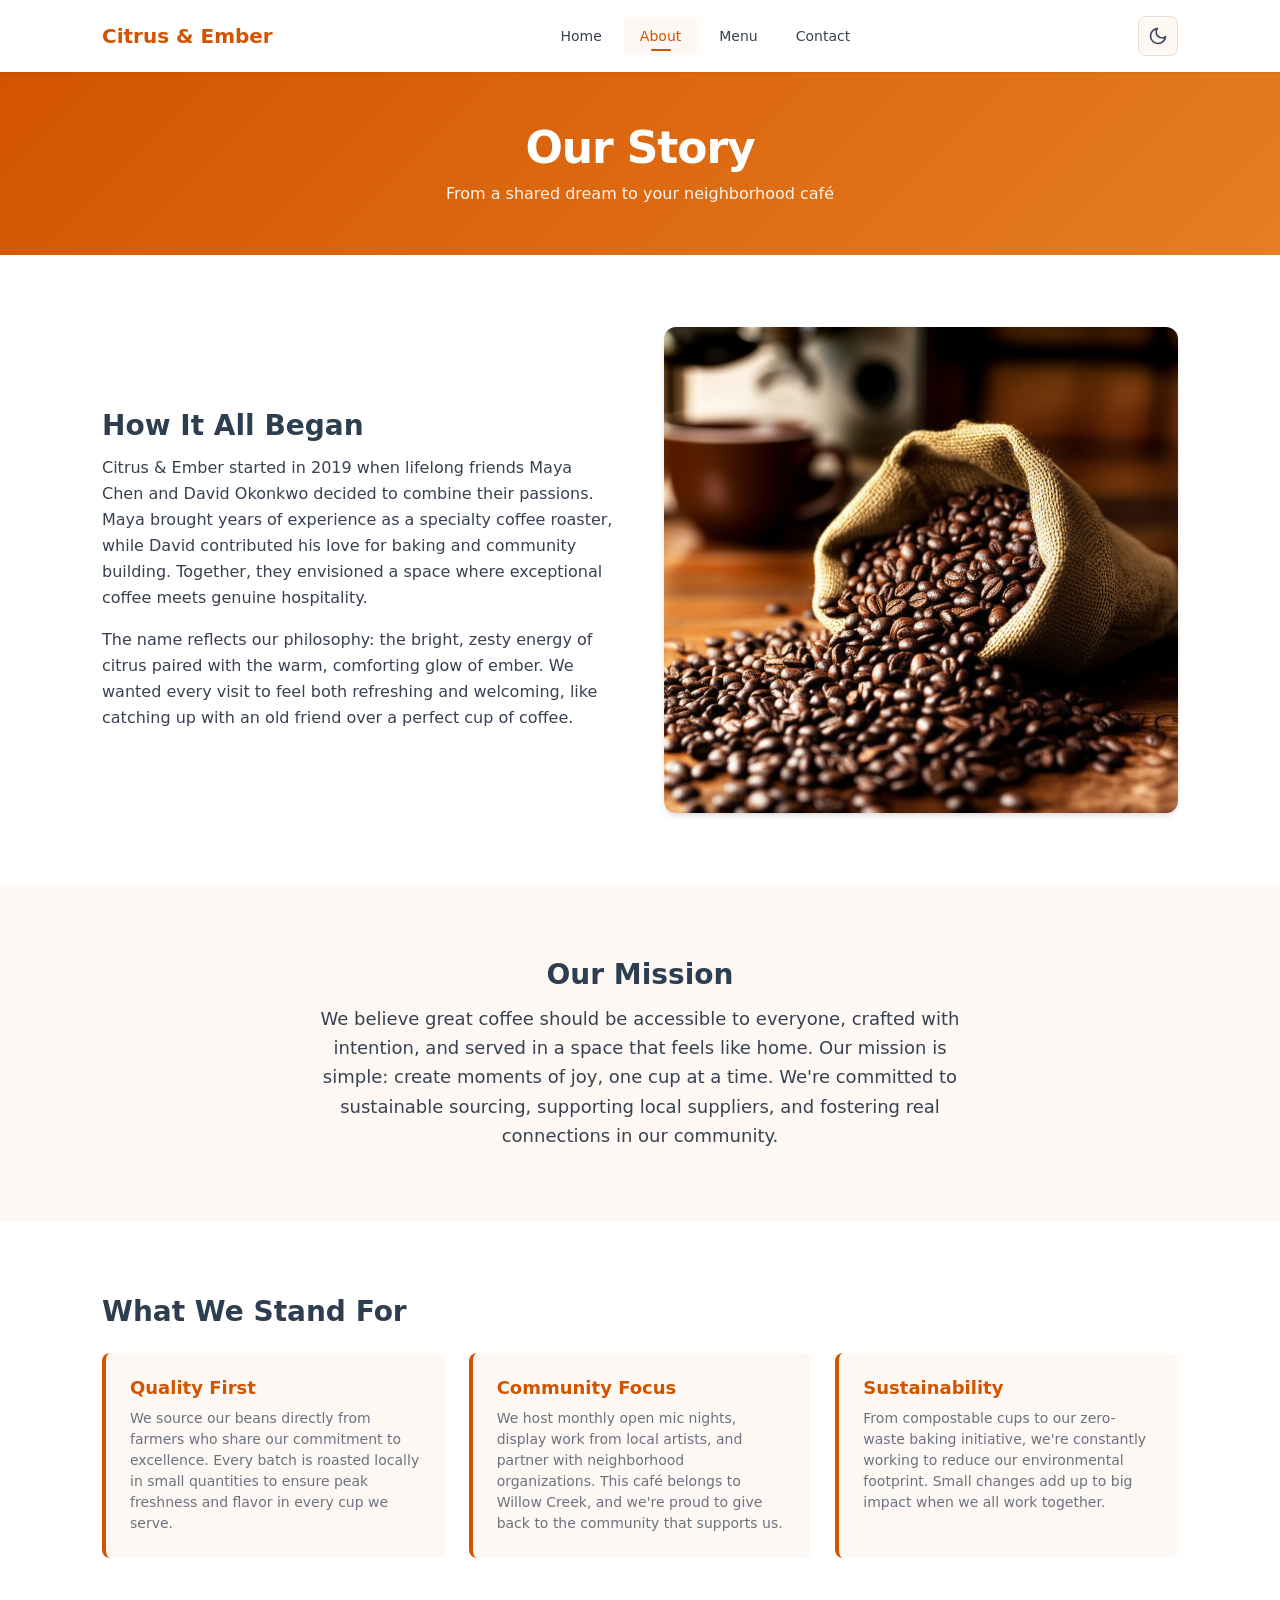
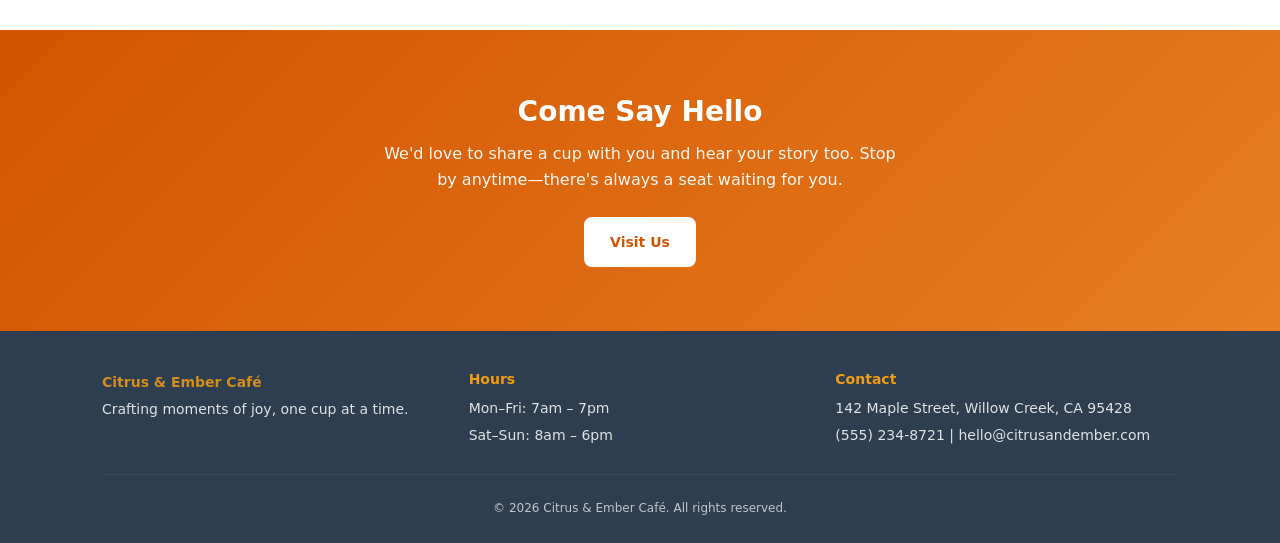
<file: about.html>
<!DOCTYPE html>
<html lang="en">
<head>
    <meta charset="UTF-8">
    <meta name="viewport" content="width=device-width, initial-scale=1.0">
    <meta name="description" content="Learn about Citrus & Ember Café - our story, mission, and commitment to quality coffee and community in Willow Creek.">
    <title>About Us | Citrus & Ember Café</title>
    <link rel="stylesheet" href="styles.css">
    <script>
        (function(){var s=localStorage.getItem('theme');if(s==='dark'||(!s&&window.matchMedia('(prefers-color-scheme: dark)').matches)){document.documentElement.setAttribute('data-theme','dark')}})();
    </script>
</head>
<body>
    <a href="#main-content" class="skip-link">Skip to main content</a>

    <header class="site-header">
        <div class="container header-inner">
            <a href="index.html" class="logo">Citrus & Ember</a>
            <nav aria-label="Main navigation">
                <ul class="nav-list">
                    <li><a href="index.html">Home</a></li>
                    <li><a href="about.html" aria-current="page">About</a></li>
                    <li><a href="menu.html">Menu</a></li>
                    <li><a href="contact.html">Contact</a></li>
                </ul>
            </nav>
            <button class="dark-mode-toggle" id="dark-mode-toggle" type="button" aria-label="Toggle dark mode">
                <svg class="icon-moon" xmlns="http://www.w3.org/2000/svg" width="20" height="20" viewBox="0 0 24 24" fill="none" stroke="currentColor" stroke-width="2" stroke-linecap="round" stroke-linejoin="round"><path d="M21 12.79A9 9 0 1 1 11.21 3 7 7 0 0 0 21 12.79z"/></svg>
                <svg class="icon-sun" xmlns="http://www.w3.org/2000/svg" width="20" height="20" viewBox="0 0 24 24" fill="none" stroke="currentColor" stroke-width="2" stroke-linecap="round" stroke-linejoin="round" style="display:none"><circle cx="12" cy="12" r="5"/><line x1="12" y1="1" x2="12" y2="3"/><line x1="12" y1="21" x2="12" y2="23"/><line x1="4.22" y1="4.22" x2="5.64" y2="5.64"/><line x1="18.36" y1="18.36" x2="19.78" y2="19.78"/><line x1="1" y1="12" x2="3" y2="12"/><line x1="21" y1="12" x2="23" y2="12"/><line x1="4.22" y1="19.78" x2="5.64" y2="18.36"/><line x1="18.36" y1="5.64" x2="19.78" y2="4.22"/></svg>
            </button>
        </div>
    </header>

    <main id="main-content">
        <section class="page-header" aria-labelledby="page-heading">
            <div class="container">
                <h1 id="page-heading">Our Story</h1>
                <p>From a shared dream to your neighborhood café</p>
            </div>
        </section>

        <section class="content-section" aria-labelledby="beginning-heading">
            <div class="container">
                <div class="two-column">
                    <div class="text-content">
                        <h2 id="beginning-heading">How It All Began</h2>
                        <p>Citrus & Ember started in 2019 when lifelong friends Maya Chen and David Okonkwo decided to combine their passions. Maya brought years of experience as a specialty coffee roaster, while David contributed his love for baking and community building. Together, they envisioned a space where exceptional coffee meets genuine hospitality.</p>
                        <p>The name reflects our philosophy: the bright, zesty energy of citrus paired with the warm, comforting glow of ember. We wanted every visit to feel both refreshing and welcoming, like catching up with an old friend over a perfect cup of coffee.</p>
                    </div>
                    <figure class="image-content">
                        <img src="public/images/coffee-beans.png" alt="Burlap bag of freshly roasted coffee beans spilling onto a warm wooden surface" width="1200" height="800">
                    </figure>
                </div>
            </div>
        </section>

        <section class="content-section alt-bg" aria-labelledby="mission-heading">
            <div class="container text-center">
                <h2 id="mission-heading">Our Mission</h2>
                <p class="lead-text">We believe great coffee should be accessible to everyone, crafted with intention, and served in a space that feels like home. Our mission is simple: create moments of joy, one cup at a time. We're committed to sustainable sourcing, supporting local suppliers, and fostering real connections in our community.</p>
            </div>
        </section>

        <section class="content-section" aria-labelledby="values-heading">
            <div class="container">
                <h2 id="values-heading">What We Stand For</h2>
                <div class="card-grid">
                    <article class="value-card">
                        <h3>Quality First</h3>
                        <p>We source our beans directly from farmers who share our commitment to excellence. Every batch is roasted locally in small quantities to ensure peak freshness and flavor in every cup we serve.</p>
                    </article>
                    <article class="value-card">
                        <h3>Community Focus</h3>
                        <p>We host monthly open mic nights, display work from local artists, and partner with neighborhood organizations. This café belongs to Willow Creek, and we're proud to give back to the community that supports us.</p>
                    </article>
                    <article class="value-card">
                        <h3>Sustainability</h3>
                        <p>From compostable cups to our zero-waste baking initiative, we're constantly working to reduce our environmental footprint. Small changes add up to big impact when we all work together.</p>
                    </article>
                </div>
            </div>
        </section>

        <section class="cta-section" aria-labelledby="cta-heading">
            <div class="container text-center">
                <h2 id="cta-heading">Come Say Hello</h2>
                <p>We'd love to share a cup with you and hear your story too. Stop by anytime—there's always a seat waiting for you.</p>
                <a href="contact.html" class="btn btn-primary">Visit Us</a>
            </div>
        </section>
    </main>

    <footer class="site-footer">
        <div class="container">
            <div class="footer-content">
                <div class="footer-brand">
                    <p class="footer-logo">Citrus & Ember Café</p>
                    <p>Crafting moments of joy, one cup at a time.</p>
                </div>
                <div class="footer-hours">
                    <h4>Hours</h4>
                    <p>Mon–Fri: 7am – 7pm</p>
                    <p>Sat–Sun: 8am – 6pm</p>
                </div>
                <div class="footer-contact">
                    <h4>Contact</h4>
                    <p>142 Maple Street, Willow Creek, CA 95428</p>
                    <p>(555) 234-8721 | hello@citrusandember.com</p>
                </div>
            </div>
            <p class="copyright">© <span id="year"></span> Citrus & Ember Café. All rights reserved.</p>
        </div>
    </footer>

    <script src="script.js"></script>
</body>
</html>
</file>
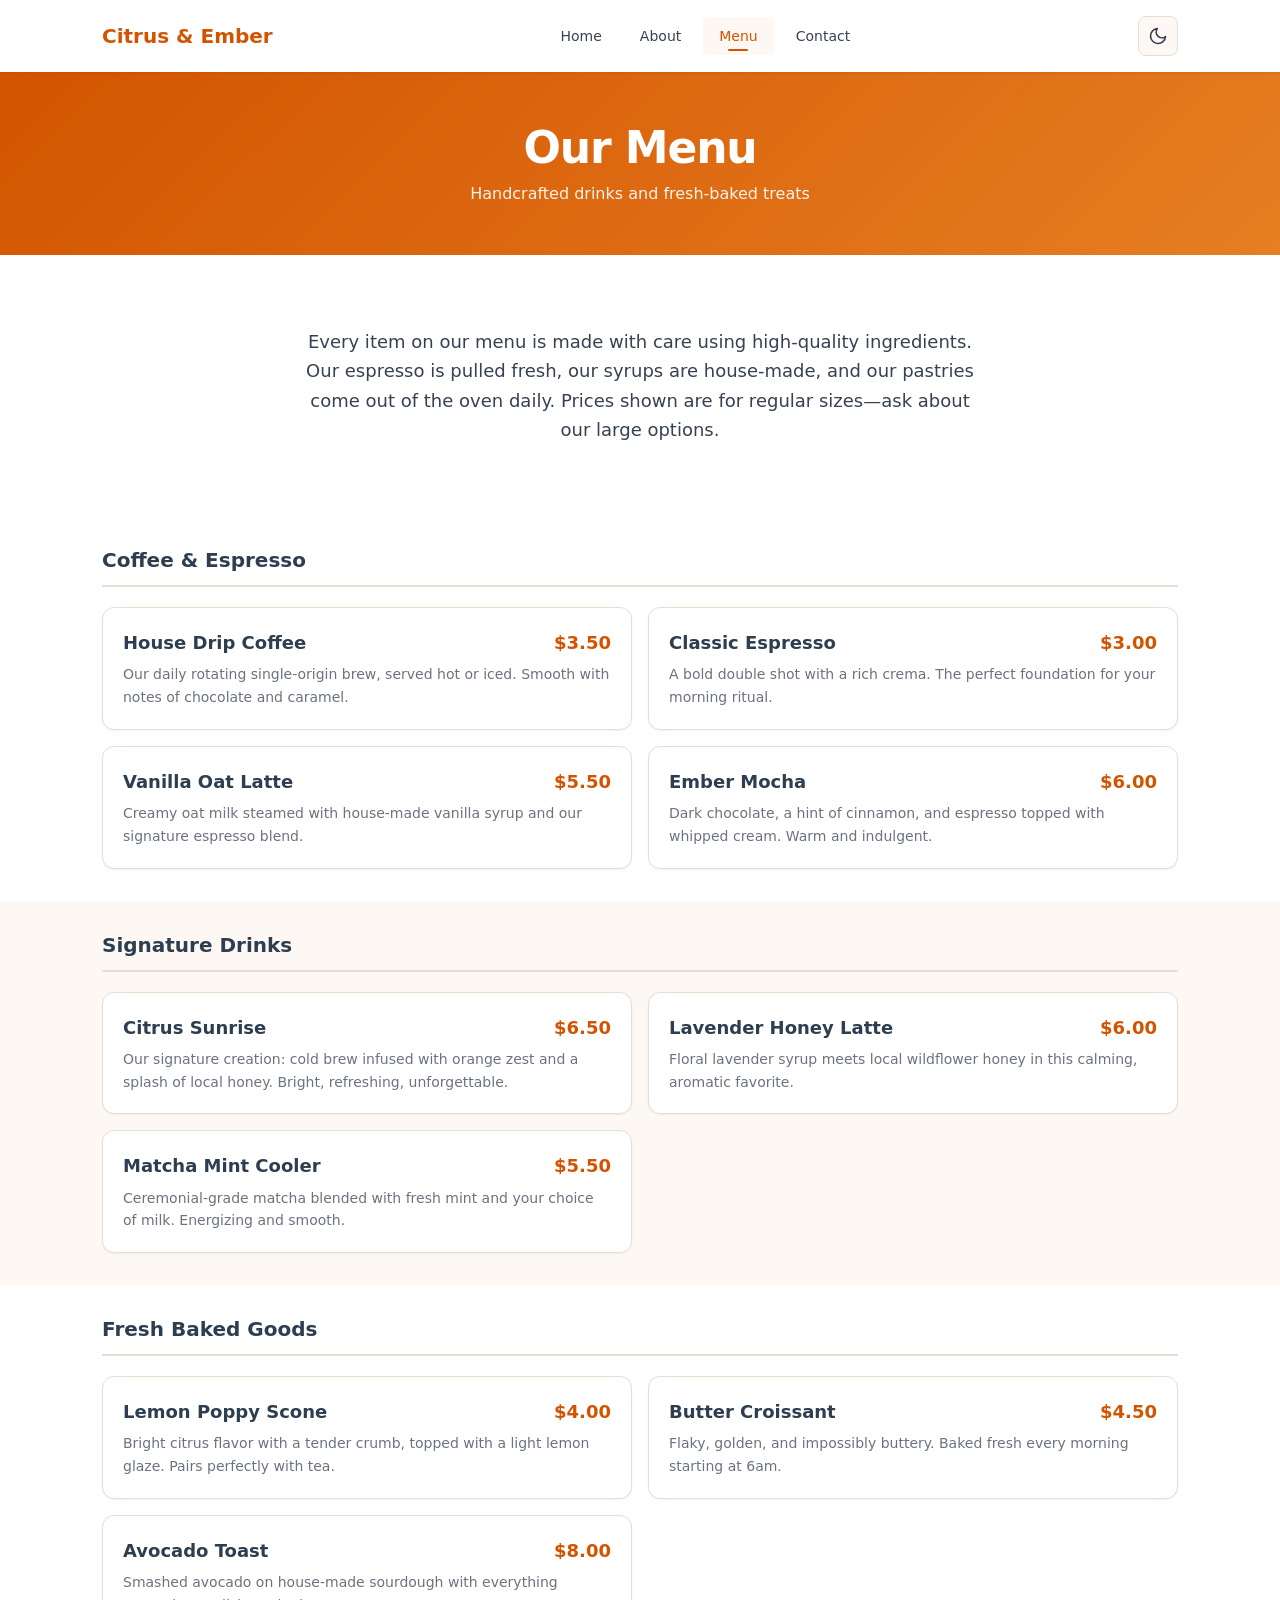
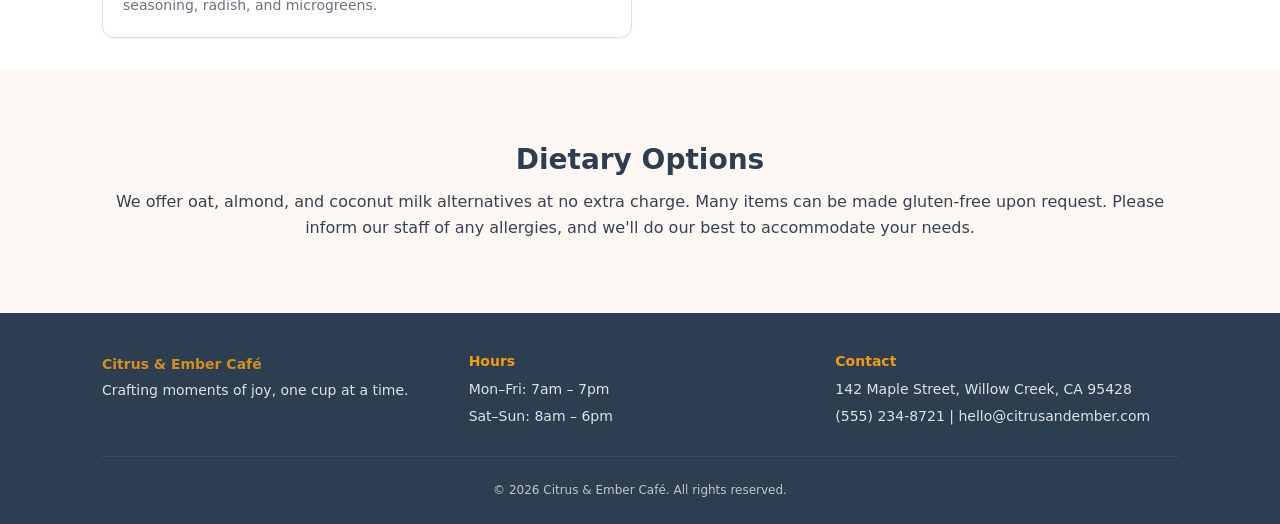
<file: menu.html>
<!DOCTYPE html>
<html lang="en">
<head>
    <meta charset="UTF-8">
    <meta name="viewport" content="width=device-width, initial-scale=1.0">
    <meta name="description" content="Browse the Citrus & Ember Café menu - artisan coffee, signature drinks, and fresh-baked pastries made daily.">
    <title>Menu | Citrus & Ember Café</title>
    <link rel="stylesheet" href="styles.css">
    <script>
        (function(){var s=localStorage.getItem('theme');if(s==='dark'||(!s&&window.matchMedia('(prefers-color-scheme: dark)').matches)){document.documentElement.setAttribute('data-theme','dark')}})();
    </script>
</head>
<body>
    <a href="#main-content" class="skip-link">Skip to main content</a>

    <header class="site-header">
        <div class="container header-inner">
            <a href="index.html" class="logo">Citrus & Ember</a>
            <nav aria-label="Main navigation">
                <ul class="nav-list">
                    <li><a href="index.html">Home</a></li>
                    <li><a href="about.html">About</a></li>
                    <li><a href="menu.html" aria-current="page">Menu</a></li>
                    <li><a href="contact.html">Contact</a></li>
                </ul>
            </nav>
            <button class="dark-mode-toggle" id="dark-mode-toggle" type="button" aria-label="Toggle dark mode">
                <svg class="icon-moon" xmlns="http://www.w3.org/2000/svg" width="20" height="20" viewBox="0 0 24 24" fill="none" stroke="currentColor" stroke-width="2" stroke-linecap="round" stroke-linejoin="round"><path d="M21 12.79A9 9 0 1 1 11.21 3 7 7 0 0 0 21 12.79z"/></svg>
                <svg class="icon-sun" xmlns="http://www.w3.org/2000/svg" width="20" height="20" viewBox="0 0 24 24" fill="none" stroke="currentColor" stroke-width="2" stroke-linecap="round" stroke-linejoin="round" style="display:none"><circle cx="12" cy="12" r="5"/><line x1="12" y1="1" x2="12" y2="3"/><line x1="12" y1="21" x2="12" y2="23"/><line x1="4.22" y1="4.22" x2="5.64" y2="5.64"/><line x1="18.36" y1="18.36" x2="19.78" y2="19.78"/><line x1="1" y1="12" x2="3" y2="12"/><line x1="21" y1="12" x2="23" y2="12"/><line x1="4.22" y1="19.78" x2="5.64" y2="18.36"/><line x1="18.36" y1="5.64" x2="19.78" y2="4.22"/></svg>
            </button>
        </div>
    </header>

    <main id="main-content">
        <section class="page-header" aria-labelledby="page-heading">
            <div class="container">
                <h1 id="page-heading">Our Menu</h1>
                <p>Handcrafted drinks and fresh-baked treats</p>
            </div>
        </section>

        <section class="content-section" aria-labelledby="menu-intro-heading">
            <div class="container text-center">
                <h2 id="menu-intro-heading" class="visually-hidden">Menu Introduction</h2>
                <p class="lead-text">Every item on our menu is made with care using high-quality ingredients. Our espresso is pulled fresh, our syrups are house-made, and our pastries come out of the oven daily. Prices shown are for regular sizes—ask about our large options.</p>
            </div>
        </section>

        <section class="menu-section" aria-labelledby="coffee-heading">
            <div class="container">
                <h2 id="coffee-heading">Coffee & Espresso</h2>
                <ul class="menu-list" role="list">
                    <li class="menu-item">
                        <div class="menu-item-header">
                            <h3>House Drip Coffee</h3>
                            <span class="price">$3.50</span>
                        </div>
                        <p>Our daily rotating single-origin brew, served hot or iced. Smooth with notes of chocolate and caramel.</p>
                    </li>
                    <li class="menu-item">
                        <div class="menu-item-header">
                            <h3>Classic Espresso</h3>
                            <span class="price">$3.00</span>
                        </div>
                        <p>A bold double shot with a rich crema. The perfect foundation for your morning ritual.</p>
                    </li>
                    <li class="menu-item">
                        <div class="menu-item-header">
                            <h3>Vanilla Oat Latte</h3>
                            <span class="price">$5.50</span>
                        </div>
                        <p>Creamy oat milk steamed with house-made vanilla syrup and our signature espresso blend.</p>
                    </li>
                    <li class="menu-item">
                        <div class="menu-item-header">
                            <h3>Ember Mocha</h3>
                            <span class="price">$6.00</span>
                        </div>
                        <p>Dark chocolate, a hint of cinnamon, and espresso topped with whipped cream. Warm and indulgent.</p>
                    </li>
                </ul>
            </div>
        </section>

        <section class="menu-section alt-bg" aria-labelledby="signature-heading">
            <div class="container">
                <h2 id="signature-heading">Signature Drinks</h2>
                <ul class="menu-list" role="list">
                    <li class="menu-item">
                        <div class="menu-item-header">
                            <h3>Citrus Sunrise</h3>
                            <span class="price">$6.50</span>
                        </div>
                        <p>Our signature creation: cold brew infused with orange zest and a splash of local honey. Bright, refreshing, unforgettable.</p>
                    </li>
                    <li class="menu-item">
                        <div class="menu-item-header">
                            <h3>Lavender Honey Latte</h3>
                            <span class="price">$6.00</span>
                        </div>
                        <p>Floral lavender syrup meets local wildflower honey in this calming, aromatic favorite.</p>
                    </li>
                    <li class="menu-item">
                        <div class="menu-item-header">
                            <h3>Matcha Mint Cooler</h3>
                            <span class="price">$5.50</span>
                        </div>
                        <p>Ceremonial-grade matcha blended with fresh mint and your choice of milk. Energizing and smooth.</p>
                    </li>
                </ul>
            </div>
        </section>

        <section class="menu-section" aria-labelledby="bakery-heading">
            <div class="container">
                <h2 id="bakery-heading">Fresh Baked Goods</h2>
                <ul class="menu-list" role="list">
                    <li class="menu-item">
                        <div class="menu-item-header">
                            <h3>Lemon Poppy Scone</h3>
                            <span class="price">$4.00</span>
                        </div>
                        <p>Bright citrus flavor with a tender crumb, topped with a light lemon glaze. Pairs perfectly with tea.</p>
                    </li>
                    <li class="menu-item">
                        <div class="menu-item-header">
                            <h3>Butter Croissant</h3>
                            <span class="price">$4.50</span>
                        </div>
                        <p>Flaky, golden, and impossibly buttery. Baked fresh every morning starting at 6am.</p>
                    </li>
                    <li class="menu-item">
                        <div class="menu-item-header">
                            <h3>Avocado Toast</h3>
                            <span class="price">$8.00</span>
                        </div>
                        <p>Smashed avocado on house-made sourdough with everything seasoning, radish, and microgreens.</p>
                    </li>
                </ul>
            </div>
        </section>

        <section class="content-section alt-bg" aria-labelledby="dietary-heading">
            <div class="container text-center">
                <h2 id="dietary-heading">Dietary Options</h2>
                <p>We offer oat, almond, and coconut milk alternatives at no extra charge. Many items can be made gluten-free upon request. Please inform our staff of any allergies, and we'll do our best to accommodate your needs.</p>
            </div>
        </section>
    </main>

    <footer class="site-footer">
        <div class="container">
            <div class="footer-content">
                <div class="footer-brand">
                    <p class="footer-logo">Citrus & Ember Café</p>
                    <p>Crafting moments of joy, one cup at a time.</p>
                </div>
                <div class="footer-hours">
                    <h4>Hours</h4>
                    <p>Mon–Fri: 7am – 7pm</p>
                    <p>Sat–Sun: 8am – 6pm</p>
                </div>
                <div class="footer-contact">
                    <h4>Contact</h4>
                    <p>142 Maple Street, Willow Creek, CA 95428</p>
                    <p>(555) 234-8721 | hello@citrusandember.com</p>
                </div>
            </div>
            <p class="copyright">© <span id="year"></span> Citrus & Ember Café. All rights reserved.</p>
        </div>
    </footer>

    <script src="script.js"></script>
</body>
</html>
</file>
<file: styles.css>
/* ================================================
   Citrus & Ember Café - Stylesheet
   Mobile-first responsive design
   ================================================ */

/* ----- Custom Properties ----- */
:root {
    --color-primary: #d35400;
    --color-primary-dark: #a84300;
    --color-primary-light: #e67e22;
    --color-secondary: #f39c12;
    --color-dark: #2c3e50;
    --color-text: #374151;
    --color-text-muted: #6b7280;
    --color-light: #fdf8f3;
    --color-lighter: #fff9f2;
    --color-white: #fff;
    --color-border: #e8ddd1;

    --font-base: system-ui, -apple-system, 'Segoe UI', Roboto, 'Helvetica Neue', Arial, sans-serif;

    /* Refined shadow scale */
    --shadow-sm: 0 1px 2px rgba(0, 0, 0, 0.05);
    --shadow-md: 0 4px 6px -1px rgba(0, 0, 0, 0.1), 0 2px 4px -2px rgba(0, 0, 0, 0.1);
    --shadow-lg: 0 10px 15px -3px rgba(0, 0, 0, 0.1), 0 4px 6px -4px rgba(0, 0, 0, 0.1);
    --shadow-header: 0 1px 3px rgba(0, 0, 0, 0.08);
    --shadow-header-scrolled: 0 4px 12px rgba(0, 0, 0, 0.1);

    --radius-sm: 4px;
    --radius-md: 8px;
    --radius-lg: 12px;

    --transition-fast: 150ms ease;
    --transition: 200ms ease;
    --transition-slow: 300ms ease;

    --container-max: 1140px;
    --container-padding: 1rem;

    /* Typography scale (mobile-first) */
    --text-xs: 0.75rem;
    --text-sm: 0.875rem;
    --text-base: 1rem;
    --text-lg: 1.125rem;
    --text-xl: 1.25rem;
    --text-2xl: 1.5rem;
    --text-3xl: 1.875rem;
    --text-4xl: 2.25rem;

    /* Line heights */
    --leading-tight: 1.25;
    --leading-snug: 1.375;
    --leading-normal: 1.5;
    --leading-relaxed: 1.625;
}

/* ----- Dark Mode Overrides ----- */
[data-theme="dark"] {
    --color-primary: #e67e22;
    --color-primary-dark: #f39c12;
    --color-primary-light: #d35400;
    --color-secondary: #f5b041;
    --color-dark: #e5e7eb;
    --color-text: #d1d5db;
    --color-text-muted: #9ca3af;
    --color-light: #1e2530;
    --color-lighter: #1a2029;
    --color-white: #141a22;
    --color-border: #2d3748;

    --shadow-sm: 0 1px 2px rgba(0, 0, 0, 0.3);
    --shadow-md: 0 4px 6px -1px rgba(0, 0, 0, 0.4), 0 2px 4px -2px rgba(0, 0, 0, 0.3);
    --shadow-lg: 0 10px 15px -3px rgba(0, 0, 0, 0.4), 0 4px 6px -4px rgba(0, 0, 0, 0.3);
    --shadow-header: 0 1px 3px rgba(0, 0, 0, 0.3);
    --shadow-header-scrolled: 0 4px 12px rgba(0, 0, 0, 0.4);
}

[data-theme="dark"] .page-header {
    background: linear-gradient(135deg, #1a2029 0%, #242d3a 100%);
}

[data-theme="dark"] .cta-section {
    background: linear-gradient(135deg, #1e2530 0%, #242d3a 100%);
}

[data-theme="dark"] .cta-section .btn-primary {
    background-color: var(--color-primary);
    color: var(--color-white);
    border-color: var(--color-primary);
}

[data-theme="dark"] .cta-section .btn-primary:hover {
    background-color: var(--color-primary-dark);
    border-color: var(--color-primary-dark);
    color: var(--color-white);
}

[data-theme="dark"] .form-group input:hover,
[data-theme="dark"] .form-group select:hover,
[data-theme="dark"] .form-group textarea:hover {
    border-color: #4a5568;
}

[data-theme="dark"] .form-group input:focus,
[data-theme="dark"] .form-group select:focus,
[data-theme="dark"] .form-group textarea:focus {
    box-shadow: 0 0 0 3px rgba(230, 126, 34, 0.2);
}

[data-theme="dark"] .form-success {
    background-color: #1a332a;
    color: #6ee7b7;
}

[data-theme="dark"] .form-success h3 {
    color: #6ee7b7;
}

[data-theme="dark"] .quick-info {
    background-color: #0f1318;
}

[data-theme="dark"] .site-footer {
    background-color: #0f1318;
}

[data-theme="dark"] .copyright {
    border-top-color: rgba(255, 255, 255, 0.06);
}

[data-theme="dark"] img {
    opacity: 0.88;
}

[data-theme="dark"] .dark-mode-toggle .icon-moon {
    display: none;
}

[data-theme="dark"] .dark-mode-toggle .icon-sun {
    display: block !important;
}

/* ----- Reset & Base ----- */
*,
*::before,
*::after {
    box-sizing: border-box;
    margin: 0;
    padding: 0;
}

html {
    scroll-behavior: smooth;
    -webkit-text-size-adjust: 100%;
}

body {
    font-family: var(--font-base);
    font-size: var(--text-base);
    line-height: var(--leading-relaxed);
    color: var(--color-text);
    background-color: var(--color-white);
    -webkit-font-smoothing: antialiased;
    -moz-osx-font-smoothing: grayscale;
    transition: background-color var(--transition-slow), color var(--transition-slow);
}

img {
    max-width: 100%;
    height: auto;
    display: block;
}

/* ----- Typography ----- */
h1, h2, h3, h4 {
    color: var(--color-dark);
    line-height: var(--leading-tight);
    margin-bottom: 0.75rem;
    font-weight: 700;
}

h1 {
    font-size: var(--text-2xl);
    letter-spacing: -0.025em;
}

h2 {
    font-size: var(--text-xl);
    font-weight: 600;
}

h3 {
    font-size: var(--text-lg);
    font-weight: 600;
}

h4 {
    font-size: var(--text-base);
    font-weight: 600;
}

p {
    margin-bottom: 1rem;
}

p:last-child {
    margin-bottom: 0;
}

/* ----- Links ----- */
a {
    color: var(--color-primary);
    text-decoration: none;
    transition: color var(--transition-fast);
}

a:hover {
    color: var(--color-primary-dark);
}

a:focus-visible {
    outline: 2px solid var(--color-primary);
    outline-offset: 2px;
    border-radius: var(--radius-sm);
}

/* ----- Layout ----- */
.container {
    width: 100%;
    max-width: var(--container-max);
    margin: 0 auto;
    padding-left: var(--container-padding);
    padding-right: var(--container-padding);
}

/* ----- Skip Link ----- */
.skip-link {
    position: absolute;
    top: -100%;
    left: 1rem;
    background: var(--color-dark);
    color: var(--color-white);
    padding: 0.75rem 1.25rem;
    border-radius: var(--radius-sm);
    font-weight: 600;
    font-size: var(--text-sm);
    z-index: 9999;
    transition: top var(--transition);
}

.skip-link:focus {
    top: 1rem;
    color: var(--color-white);
    outline: 2px solid var(--color-secondary);
    outline-offset: 2px;
}

/* ----- Visually Hidden (for screen readers) ----- */
.visually-hidden {
    position: absolute;
    width: 1px;
    height: 1px;
    padding: 0;
    margin: -1px;
    overflow: hidden;
    clip: rect(0, 0, 0, 0);
    white-space: nowrap;
    border: 0;
}

/* ----- Buttons ----- */
.btn {
    display: inline-block;
    padding: 0.75rem 1.5rem;
    font-size: var(--text-sm);
    font-weight: 600;
    font-family: inherit;
    text-align: center;
    text-decoration: none;
    border: 2px solid transparent;
    border-radius: var(--radius-md);
    cursor: pointer;
    transition:
        background-color var(--transition-fast),
        border-color var(--transition-fast),
        color var(--transition-fast),
        transform var(--transition-fast),
        box-shadow var(--transition-fast);
}

.btn:focus-visible {
    outline: 2px solid var(--color-primary);
    outline-offset: 2px;
}

.btn-primary {
    background-color: var(--color-primary);
    color: var(--color-white);
    border-color: var(--color-primary);
}

.btn-primary:hover {
    background-color: var(--color-primary-dark);
    border-color: var(--color-primary-dark);
    color: var(--color-white);
    transform: translateY(-2px);
    box-shadow: var(--shadow-md);
}

.btn-primary:focus-visible {
    background-color: var(--color-primary-dark);
    border-color: var(--color-primary-dark);
}

.btn-primary:active {
    transform: translateY(0);
    box-shadow: var(--shadow-sm);
}

.btn-secondary {
    background-color: transparent;
    color: var(--color-primary);
    border-color: var(--color-primary);
}

.btn-secondary:hover {
    background-color: var(--color-primary);
    color: var(--color-white);
    transform: translateY(-2px);
    box-shadow: var(--shadow-md);
}

.btn-secondary:focus-visible {
    background-color: var(--color-light);
}

.btn-secondary:active {
    transform: translateY(0);
}

/* ----- Header & Navigation ----- */
.site-header {
    background-color: var(--color-white);
    box-shadow: var(--shadow-header);
    position: sticky;
    top: 0;
    z-index: 100;
    transition: box-shadow var(--transition-slow);
}

/* Scrolled state - shadow appears when JS adds this class */
.site-header.is-scrolled {
    box-shadow: var(--shadow-header-scrolled);
}

.header-inner {
    display: flex;
    flex-wrap: wrap;
    justify-content: space-between;
    align-items: center;
    gap: 0.5rem;
    padding-top: 0.875rem;
    padding-bottom: 0.875rem;
    min-height: 60px;
}

.logo {
    font-size: var(--text-lg);
    font-weight: 700;
    color: var(--color-primary);
    transition: color var(--transition-fast);
}

.logo:hover {
    color: var(--color-primary-dark);
}

.logo:focus-visible {
    outline: 2px solid var(--color-primary);
    outline-offset: 4px;
    border-radius: var(--radius-sm);
}

.nav-list {
    display: flex;
    flex-wrap: wrap;
    gap: 0.25rem;
    list-style: none;
}

.nav-list a {
    display: block;
    padding: 0.5rem 0.75rem;
    color: var(--color-text);
    font-size: var(--text-sm);
    font-weight: 500;
    border-radius: var(--radius-sm);
    transition:
        color var(--transition-fast),
        background-color var(--transition-fast);
}

.nav-list a:hover {
    color: var(--color-primary);
    background-color: var(--color-light);
}

.nav-list a:focus-visible {
    outline: 2px solid var(--color-primary);
    outline-offset: 0;
    color: var(--color-primary);
}

.nav-list a[aria-current="page"] {
    color: var(--color-primary);
    background-color: var(--color-light);
    position: relative;
}

.nav-list a[aria-current="page"]::after {
    content: '';
    position: absolute;
    bottom: 0.25rem;
    left: 50%;
    transform: translateX(-50%);
    width: 1.25rem;
    height: 2px;
    background-color: var(--color-primary);
    border-radius: 1px;
}

/* ----- Dark Mode Toggle ----- */
.dark-mode-toggle {
    display: flex;
    align-items: center;
    justify-content: center;
    width: 2.5rem;
    height: 2.5rem;
    padding: 0;
    background: var(--color-light);
    border: 1px solid var(--color-border);
    border-radius: var(--radius-md);
    color: var(--color-text);
    cursor: pointer;
    transition:
        background-color var(--transition-fast),
        color var(--transition-fast),
        border-color var(--transition-fast);
    flex-shrink: 0;
}

.dark-mode-toggle:hover {
    background-color: var(--color-primary);
    color: var(--color-white);
    border-color: var(--color-primary);
}

.dark-mode-toggle:focus-visible {
    outline: 2px solid var(--color-primary);
    outline-offset: 2px;
}

/* ----- Hero Section ----- */
.hero {
    background: linear-gradient(135deg, var(--color-light) 0%, var(--color-lighter) 100%);
    padding: 2.5rem 0;
    text-align: center;
}

.hero .container {
    animation: heroFadeIn 0.8s ease-out both;
}

.hero h1 {
    margin-bottom: 1rem;
    font-size: var(--text-2xl);
    animation: heroSlideUp 0.6s ease-out 0.1s both;
}

.hero p {
    max-width: 540px;
    margin: 0 auto 1.5rem;
    color: var(--color-text-muted);
    font-size: var(--text-base);
    line-height: var(--leading-relaxed);
    animation: heroSlideUp 0.6s ease-out 0.2s both;
}

.hero .btn {
    animation: heroSlideUp 0.6s ease-out 0.3s both;
}

/* Hero animations */
@keyframes heroFadeIn {
    from {
        opacity: 0;
    }
    to {
        opacity: 1;
    }
}

@keyframes heroSlideUp {
    from {
        opacity: 0;
        transform: translateY(1.25rem);
    }
    to {
        opacity: 1;
        transform: translateY(0);
    }
}

/* ----- Page Header ----- */
.page-header {
    background: linear-gradient(135deg, var(--color-primary) 0%, var(--color-primary-light) 100%);
    padding: 2rem 0;
    text-align: center;
    color: var(--color-white);
}

.page-header h1 {
    color: var(--color-white);
    margin-bottom: 0.375rem;
    font-size: var(--text-2xl);
}

.page-header p {
    opacity: 0.92;
    font-size: var(--text-base);
}

/* ----- Content Sections ----- */
.content-section {
    padding: 2.5rem 0;
}

.content-section.alt-bg {
    background-color: var(--color-light);
}

.text-center {
    text-align: center;
}

.lead-text {
    font-size: var(--text-base);
    line-height: var(--leading-relaxed);
    max-width: 680px;
    margin-left: auto;
    margin-right: auto;
    color: var(--color-text);
}

/* ----- Card Grid ----- */
.card-grid {
    display: grid;
    gap: 1.25rem;
    margin-top: 1.5rem;
}

.card {
    background: var(--color-white);
    border-radius: var(--radius-lg);
    overflow: hidden;
    box-shadow: var(--shadow-sm);
    transition:
        transform var(--transition),
        box-shadow var(--transition);
}

.card:hover {
    transform: translateY(-4px);
    box-shadow: var(--shadow-lg);
}

.card img {
    width: 100%;
    height: 180px;
    object-fit: cover;
}

.card-body {
    padding: 1.25rem;
}

.card-body h3 {
    margin-bottom: 0.5rem;
    font-size: var(--text-lg);
}

.card-body p {
    color: var(--color-text-muted);
    font-size: var(--text-sm);
    line-height: var(--leading-normal);
}

/* ----- Value Cards ----- */
.value-card {
    background: var(--color-light);
    padding: 1.25rem;
    border-radius: var(--radius-md);
    border-left: 4px solid var(--color-primary);
}

.value-card h3 {
    color: var(--color-primary);
    margin-bottom: 0.5rem;
    font-size: var(--text-base);
}

.value-card p {
    color: var(--color-text-muted);
    font-size: var(--text-sm);
    line-height: var(--leading-normal);
}

/* ----- Two Column Layout ----- */
.two-column {
    display: grid;
    gap: 1.5rem;
}

.two-column figure {
    margin: 0;
}

.two-column img {
    border-radius: var(--radius-lg);
    box-shadow: var(--shadow-md);
    width: 100%;
}

/* ----- Info Grid (Home Page) ----- */
.quick-info {
    background-color: var(--color-dark);
    padding: 2rem 0;
}

.info-grid {
    display: grid;
    gap: 1.5rem;
    text-align: center;
}

.info-block h3 {
    color: var(--color-secondary);
    margin-bottom: 0.5rem;
    font-size: var(--text-base);
}

.info-block p {
    color: var(--color-white);
    opacity: 0.9;
    margin-bottom: 0.25rem;
    font-size: var(--text-sm);
}

.info-block a {
    color: var(--color-white);
    transition: color var(--transition-fast);
}

.info-block a:hover {
    color: var(--color-secondary);
}

.info-block a:focus-visible {
    outline: 2px solid var(--color-secondary);
    outline-offset: 2px;
}

/* ----- Info Section ----- */
.info-section {
    padding: 2.5rem 0;
    text-align: center;
    background-color: var(--color-light);
}

.info-section p {
    max-width: 640px;
    margin: 0 auto 1.5rem;
    font-size: var(--text-base);
}

/* ----- CTA Section ----- */
.cta-section {
    background: linear-gradient(135deg, var(--color-primary) 0%, var(--color-primary-light) 100%);
    padding: 2.5rem 0;
    color: var(--color-white);
}

.cta-section h2 {
    color: var(--color-white);
    font-size: var(--text-xl);
}

.cta-section p {
    max-width: 520px;
    margin: 0 auto 1.5rem;
    opacity: 0.95;
    font-size: var(--text-base);
}

/* White button variant for CTA sections */
.cta-section .btn-primary {
    background-color: var(--color-white);
    color: var(--color-primary);
    border-color: var(--color-white);
}

.cta-section .btn-primary:hover {
    background-color: var(--color-light);
    border-color: var(--color-light);
    color: var(--color-primary-dark);
}

/* ----- Dual CTA Section (Home Page) ----- */
.dual-cta {
    background-color: var(--color-light);
    padding: 3rem 0;
}

.dual-cta h2 {
    text-align: center;
    margin-bottom: 0.5rem;
}

.dual-cta > .container > p {
    text-align: center;
    color: var(--color-text-muted);
    max-width: 500px;
    margin: 0 auto 2rem;
}

.cta-cards {
    display: grid;
    gap: 1.25rem;
}

.cta-card {
    background: var(--color-white);
    border-radius: var(--radius-lg);
    padding: 1.5rem;
    text-align: center;
    box-shadow: var(--shadow-sm);
    border: 1px solid var(--color-border);
    transition:
        transform var(--transition),
        box-shadow var(--transition);
}

.cta-card:hover {
    transform: translateY(-4px);
    box-shadow: var(--shadow-md);
}

.cta-card-icon {
    width: 3rem;
    height: 3rem;
    margin: 0 auto 1rem;
    display: flex;
    align-items: center;
    justify-content: center;
    background: linear-gradient(135deg, var(--color-primary) 0%, var(--color-primary-light) 100%);
    border-radius: 50%;
    color: var(--color-white);
}

.cta-card-icon svg {
    width: 1.5rem;
    height: 1.5rem;
}

.cta-card h3 {
    font-size: var(--text-lg);
    margin-bottom: 0.5rem;
}

.cta-card p {
    color: var(--color-text-muted);
    font-size: var(--text-sm);
    line-height: var(--leading-relaxed);
    margin-bottom: 1.25rem;
}

.cta-card .btn {
    width: 100%;
}

/* ----- Menu Sections ----- */
.menu-section {
    padding: 2rem 0;
}

.menu-section.alt-bg {
    background-color: var(--color-light);
}

.menu-section h2 {
    margin-bottom: 1.25rem;
    padding-bottom: 0.75rem;
    border-bottom: 2px solid var(--color-border);
    font-size: var(--text-xl);
}

.menu-list {
    list-style: none;
    display: flex;
    flex-direction: column;
    gap: 0.875rem;
}

.menu-item {
    background: var(--color-white);
    padding: 1rem 1.125rem;
    border-radius: var(--radius-lg);
    border: 1px solid var(--color-border);
    box-shadow: var(--shadow-sm);
    transition:
        border-color var(--transition-fast),
        box-shadow var(--transition-fast);
}

.menu-item:hover {
    border-color: var(--color-primary-light);
    box-shadow: var(--shadow-md);
}

.menu-section.alt-bg .menu-item {
    background: var(--color-white);
}

.menu-item-header {
    display: flex;
    flex-wrap: wrap;
    justify-content: space-between;
    align-items: baseline;
    gap: 0.25rem 1rem;
    margin-bottom: 0.375rem;
}

.menu-item h3 {
    margin-bottom: 0;
    font-size: var(--text-base);
    font-weight: 600;
    color: var(--color-dark);
}

.price {
    font-weight: 700;
    color: var(--color-primary);
    font-size: var(--text-lg);
    white-space: nowrap;
}

.menu-item p {
    color: var(--color-text-muted);
    font-size: var(--text-sm);
    line-height: var(--leading-relaxed);
    margin: 0;
}

/* ----- Contact Layout ----- */
.contact-layout {
    display: grid;
    gap: 2.5rem;
}

.contact-form-container {
    max-width: 32rem;
}

.contact-form-container > p {
    color: var(--color-text-muted);
    font-size: var(--text-sm);
    line-height: var(--leading-relaxed);
}

.contact-form-container h2 {
    margin-bottom: 0.5rem;
    font-size: var(--text-xl);
}

/* ----- Contact Form ----- */
.contact-form {
    margin-top: 1.75rem;
}

.form-group {
    margin-bottom: 1.5rem;
}

.form-group:last-of-type {
    margin-bottom: 1.75rem;
}

.form-group label {
    display: block;
    margin-bottom: 0.5rem;
    font-weight: 600;
    font-size: var(--text-sm);
    color: var(--color-dark);
    letter-spacing: 0.01em;
}

.form-group label span {
    color: var(--color-primary);
    margin-left: 0.125rem;
}

.form-group input,
.form-group select,
.form-group textarea {
    display: block;
    width: 100%;
    max-width: 100%;
    padding: 0.875rem 1rem;
    font-size: var(--text-base);
    font-family: inherit;
    line-height: var(--leading-normal);
    color: var(--color-text);
    border: 2px solid var(--color-border);
    border-radius: var(--radius-md);
    background-color: var(--color-white);
    transition:
        border-color var(--transition-fast),
        box-shadow var(--transition-fast);
    -webkit-appearance: none;
    appearance: none;
}

.form-group select {
    background-image: url("data:image/svg+xml,%3Csvg xmlns='http://www.w3.org/2000/svg' width='12' height='12' viewBox='0 0 12 12'%3E%3Cpath fill='%236b7280' d='M6 8L1 3h10z'/%3E%3C/svg%3E");
    background-repeat: no-repeat;
    background-position: right 1rem center;
    padding-right: 2.5rem;
    cursor: pointer;
}

.form-group input::placeholder,
.form-group textarea::placeholder {
    color: var(--color-text-muted);
    opacity: 0.7;
}

.form-group input:hover,
.form-group select:hover,
.form-group textarea:hover {
    border-color: #c9bba8;
}

.form-group input:focus,
.form-group select:focus,
.form-group textarea:focus {
    outline: none;
    border-color: var(--color-primary);
    box-shadow: 0 0 0 3px rgba(211, 84, 0, 0.12);
}

.form-group textarea {
    resize: vertical;
    min-height: 140px;
}

.contact-form .btn {
    width: 100%;
    padding: 0.875rem 1.5rem;
    font-size: var(--text-base);
}

.form-success {
    background-color: #d4edda;
    color: #155724;
    padding: 1.5rem;
    border-radius: var(--radius-md);
    text-align: center;
    margin-top: 1.5rem;
}

.form-success h3 {
    color: #155724;
    margin-bottom: 0.5rem;
    font-size: var(--text-lg);
}

/* ----- Contact Info Sidebar ----- */
.contact-info-sidebar {
    order: -1;
}

.info-card {
    background-color: var(--color-light);
    padding: 1.5rem;
    border-radius: var(--radius-lg);
    border: 1px solid var(--color-border);
}

.info-card h2 {
    margin-bottom: 1.25rem;
    font-size: var(--text-xl);
    padding-bottom: 0.75rem;
    border-bottom: 2px solid var(--color-border);
}

.info-card address {
    font-style: normal;
}

.info-card .info-block {
    margin-bottom: 1.5rem;
}

.info-card .info-block:last-child {
    margin-bottom: 0;
}

.info-card h3 {
    color: var(--color-primary);
    font-size: var(--text-xs);
    font-weight: 700;
    margin-bottom: 0.5rem;
    text-transform: uppercase;
    letter-spacing: 0.05em;
}

.info-card p {
    margin-bottom: 0.375rem;
    font-size: var(--text-sm);
    line-height: var(--leading-relaxed);
    color: var(--color-text);
}

.info-card a {
    color: var(--color-primary);
    font-weight: 500;
}

.info-card a:hover {
    text-decoration: underline;
}

/* ----- Location Image ----- */
.location-image {
    margin: 1.5rem auto 0;
    max-width: 900px;
}

.location-image img {
    border-radius: var(--radius-lg);
    width: 100%;
    height: auto;
}

.location-image figcaption {
    margin-top: 0.75rem;
    color: var(--color-text-muted);
    font-size: var(--text-sm);
}

/* ----- FAQ List ----- */
.faq-list {
    display: grid;
    gap: 1rem;
    margin-top: 1.25rem;
}

.faq-item {
    background: var(--color-light);
    padding: 1.25rem;
    border-radius: var(--radius-md);
}

.faq-item dt {
    font-weight: 600;
    color: var(--color-dark);
    margin-bottom: 0.5rem;
    font-size: var(--text-base);
}

.faq-item dd {
    color: var(--color-text-muted);
    font-size: var(--text-sm);
    line-height: var(--leading-normal);
    margin: 0;
}

/* ----- Footer ----- */
.site-footer {
    background-color: var(--color-dark);
    color: var(--color-white);
    padding: 2.5rem 0 1.5rem;
}

.footer-content {
    display: grid;
    gap: 1.5rem;
    margin-bottom: 1.5rem;
}

.footer-logo {
    font-size: var(--text-lg);
    font-weight: 700;
    color: var(--color-secondary);
    margin-bottom: 0.25rem;
}

.footer-brand p,
.footer-hours p,
.footer-contact p {
    opacity: 0.85;
    font-size: var(--text-sm);
    margin-bottom: 0.25rem;
}

.footer-hours h4,
.footer-contact h4 {
    color: var(--color-secondary);
    margin-bottom: 0.5rem;
    font-size: var(--text-sm);
    font-weight: 600;
}

.copyright {
    text-align: center;
    padding-top: 1.5rem;
    border-top: 1px solid rgba(255, 255, 255, 0.1);
    font-size: var(--text-xs);
    opacity: 0.7;
}

/* ================================================
   Responsive Breakpoints (Mobile First)
   ================================================ */

/* Tablet (640px+) */
@media (min-width: 640px) {
    :root {
        --container-padding: 1.5rem;
        --text-2xl: 1.75rem;
        --text-3xl: 2rem;
    }

    h1 {
        font-size: var(--text-3xl);
    }

    h2 {
        font-size: var(--text-2xl);
    }

    .hero {
        padding: 3.5rem 0;
    }

    .hero h1 {
        font-size: var(--text-3xl);
    }

    .hero p {
        font-size: var(--text-lg);
    }

    .page-header {
        padding: 2.5rem 0;
    }

    .page-header h1 {
        font-size: var(--text-3xl);
    }

    .content-section {
        padding: 3.5rem 0;
    }

    .card-grid {
        grid-template-columns: repeat(2, 1fr);
        gap: 1.5rem;
    }

    .card img {
        height: 200px;
    }

    /* Menu: 2-column grid on tablet+ */
    .menu-list {
        display: grid;
        grid-template-columns: repeat(2, 1fr);
        gap: 1rem;
    }

    .menu-item {
        padding: 1.25rem;
    }

    .menu-item h3 {
        font-size: var(--text-lg);
    }

    .info-grid {
        grid-template-columns: repeat(3, 1fr);
    }

    .faq-list {
        grid-template-columns: repeat(2, 1fr);
    }

    .footer-content {
        grid-template-columns: repeat(3, 1fr);
        text-align: left;
    }

    .lead-text {
        font-size: var(--text-lg);
    }

    .cta-section h2 {
        font-size: var(--text-2xl);
    }

    /* Contact form: inline button on tablet+ */
    .contact-form .btn {
        width: auto;
        min-width: 10rem;
    }

    /* Contact sidebar: reset order on tablet+ */
    .contact-info-sidebar {
        order: 0;
    }

    .info-card {
        padding: 1.75rem;
    }

    /* Dual CTA: 2 columns on tablet+ */
    .cta-cards {
        grid-template-columns: repeat(2, 1fr);
        gap: 1.5rem;
    }

    .cta-card {
        padding: 2rem;
    }

    .cta-card .btn {
        width: auto;
        min-width: 8rem;
    }
}

/* Desktop (900px+) */
@media (min-width: 900px) {
    :root {
        --container-padding: 2rem;
        --text-3xl: 2.25rem;
        --text-4xl: 2.75rem;
    }

    h1 {
        font-size: var(--text-4xl);
    }

    .header-inner {
        flex-wrap: nowrap;
        padding-top: 1rem;
        padding-bottom: 1rem;
        min-height: 70px;
    }

    .logo {
        font-size: var(--text-xl);
    }

    .nav-list {
        gap: 0.375rem;
    }

    .nav-list a {
        padding: 0.5rem 1rem;
        font-size: var(--text-sm);
    }

    .hero {
        padding: 5rem 0;
    }

    .hero h1 {
        font-size: var(--text-4xl);
    }

    .page-header {
        padding: 3rem 0;
    }

    .page-header h1 {
        font-size: var(--text-4xl);
    }

    .content-section {
        padding: 4.5rem 0;
    }

    .card-grid {
        grid-template-columns: repeat(3, 1fr);
    }

    .two-column {
        grid-template-columns: 1fr 1fr;
        align-items: center;
        gap: 3rem;
    }

    .contact-layout {
        grid-template-columns: 1fr 1fr;
        gap: 3rem;
        align-items: start;
    }

    .contact-form-container {
        max-width: none;
    }

    .value-card {
        padding: 1.5rem;
    }

    .value-card h3 {
        font-size: var(--text-lg);
    }

    .cta-section {
        padding: 4rem 0;
    }
}

/* Large Desktop (1100px+) */
@media (min-width: 1100px) {
    .hero p {
        max-width: 600px;
    }
}

/* ----- Reduced Motion ----- */
@media (prefers-reduced-motion: reduce) {
    *,
    *::before,
    *::after {
        animation-duration: 0.01ms !important;
        animation-iteration-count: 1 !important;
        transition-duration: 0.01ms !important;
    }

    html {
        scroll-behavior: auto;
    }

    /* Ensure hero content is visible immediately */
    .hero .container,
    .hero h1,
    .hero p,
    .hero .btn {
        animation: none;
        opacity: 1;
        transform: none;
    }
}
</file>
